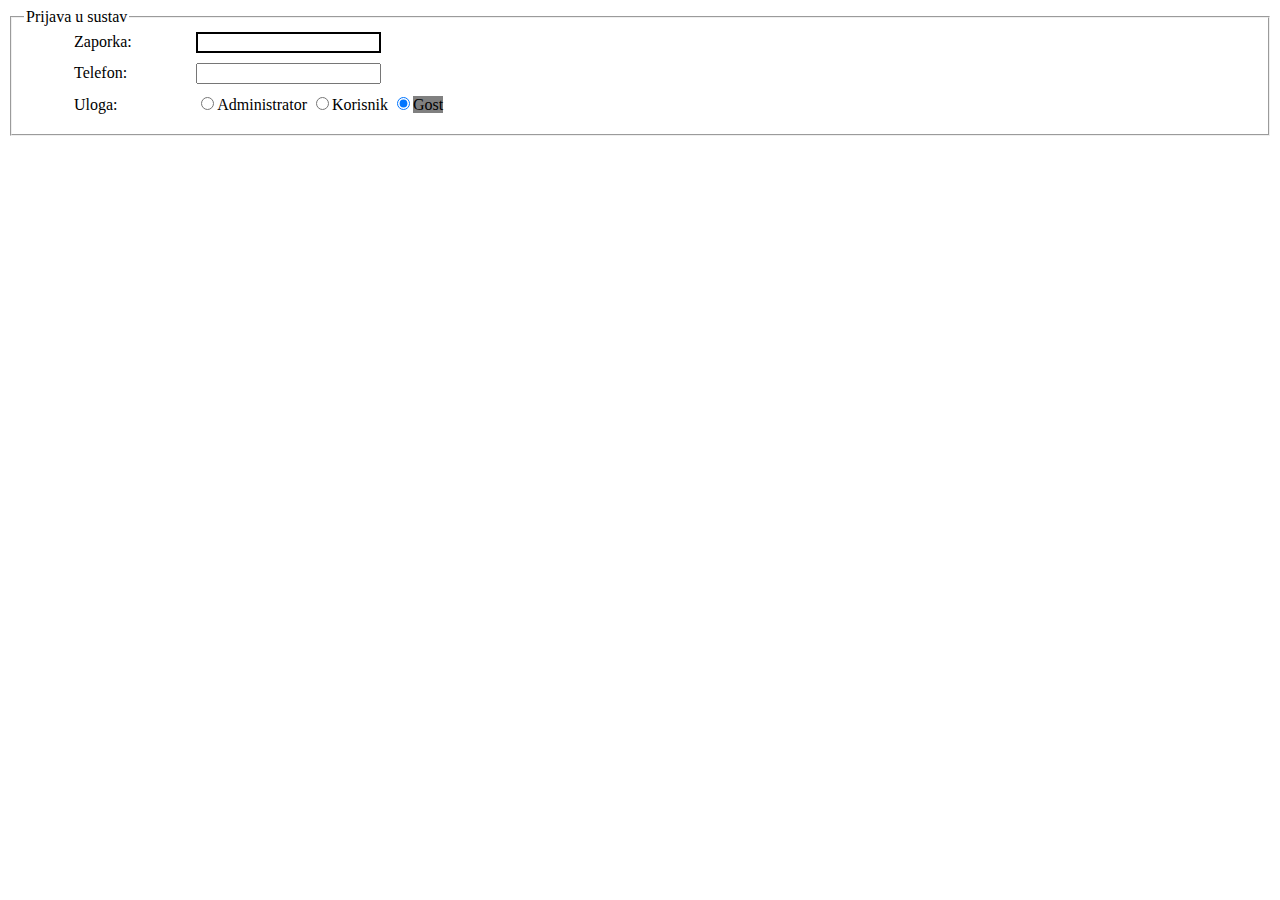
<file: MI_vjezba/index.html>
<html>

<head>
    <link rel="stylesheet" href="form.css">
</head>

<body>
    <form action="/u_nista.nigdje">
        <fieldset>
            <legend>Prijava u sustav</legend>
            <div><label for="zaporka">Zaporka:</label>
                <input type="password" name="zaporka" required  >
            </div>
            <div><label for="telefon">Telefon:</label>
                <input type="text" name="telefon">
            </div>
            <div>
                <label for="uloga">Uloga:</label>
                <input type="radio" name="uloga" value="admin"><span>Administrator</span>
                <input type="radio" name="uloga" value="user"><span>Korisnik</span>
                <input type="radio" name="uloga" value="guest" checked><span>Gost</span>
            </div>
        </fieldset>
    </form>
</body>

</html>
</file>
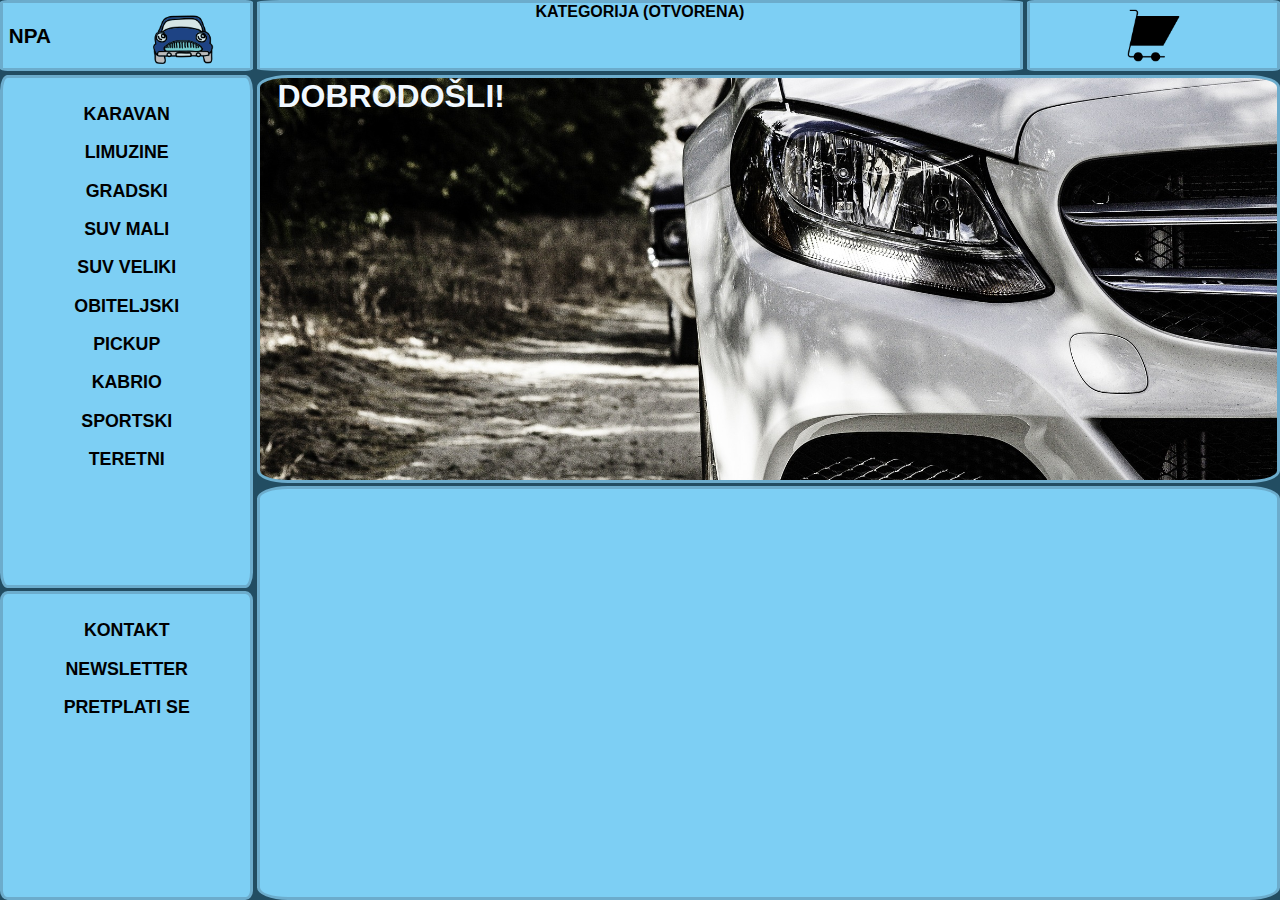
<file: web_labos_1/index.html>
<!DOCTYPE html>
<html lang="hr">
<head>
    <meta name="viewport" content="width=device-width, initial-scale=1.0">
    <meta charset="UTF-8">
    <meta http-equiv="X-UA-Compatible" content="IE=edge">
    <meta name="viewport" content="width=device-width, initial-scale=1.0">
    <title>WebShop</title>
    <link rel="stylesheet" href="./styles/index_style.css">
    <script src="..\web_labos_1\scripts\data.js"></script>
</head>
<body>

    <div class="container">
        <div class="logo">&nbsp; <p>NPA</p> </div>
        <div class="trenutnaKategorija">Kategorija (otvorena)</div>
        <div class="kosarica"></div>
        <nav class="navKategorije">
            <ul>
                <li>Karavan</li>
                <li>Limuzine</li>
                <li>Gradski</li>
                <li>SUV mali</li>
                <li>SUV veliki</li>
                <li>Obiteljski</li>
                <li>Pickup</li>
                <li>Kabrio</li>
                <li>Sportski</li>
                <li>Teretni</li>
            </ul>
        </nav>
        <div class="naslSlika">&nbsp; Dobrodošli!</div>
        <div class="kontakt">
            <ul>
                <li>Kontakt</li>
                <li>Newsletter</li>
                <li>Pretplati se</li>
            </ul>
        </div>
        <div class="slikeContainer">

            <!-- <div class="slika">
                <div class="slika_prava">
                    <img class="kos_hover"  src="./images/kosarica_icon.png" alt="kos">
                    
                </div>

                
            </div> -->

            <!-- <div class="slika">
                <div class="slika_prava">
                    <img class="kos_hover"  src="./images/kosarica_icon.png" alt="kos">
                </div>
            </div> -->

            <!-- <div class="slika">
                <div class="slika_prava">
                    <img class="kos_hover"  src="./images/kosarica_icon.png" alt="kos">
                </div>
            </div> -->

            <!-- <div class="slika">
                <div class="slika_prava">
                    <img class="kos_hover"  src="./images/kosarica_icon.png" alt="kos">
                </div>
            </div -->

            <!-- <div class="slika">
                <div class="slika_prava">
                    <img class="kos_hover"  src="./images/kosarica_icon.png" alt="kos">
                </div>
            </div> -->

        </div>
        
        

        <script src="..\web_labos_1\scripts\index_script.js"></script>
    </div>
    
</body>
</html>
</file>
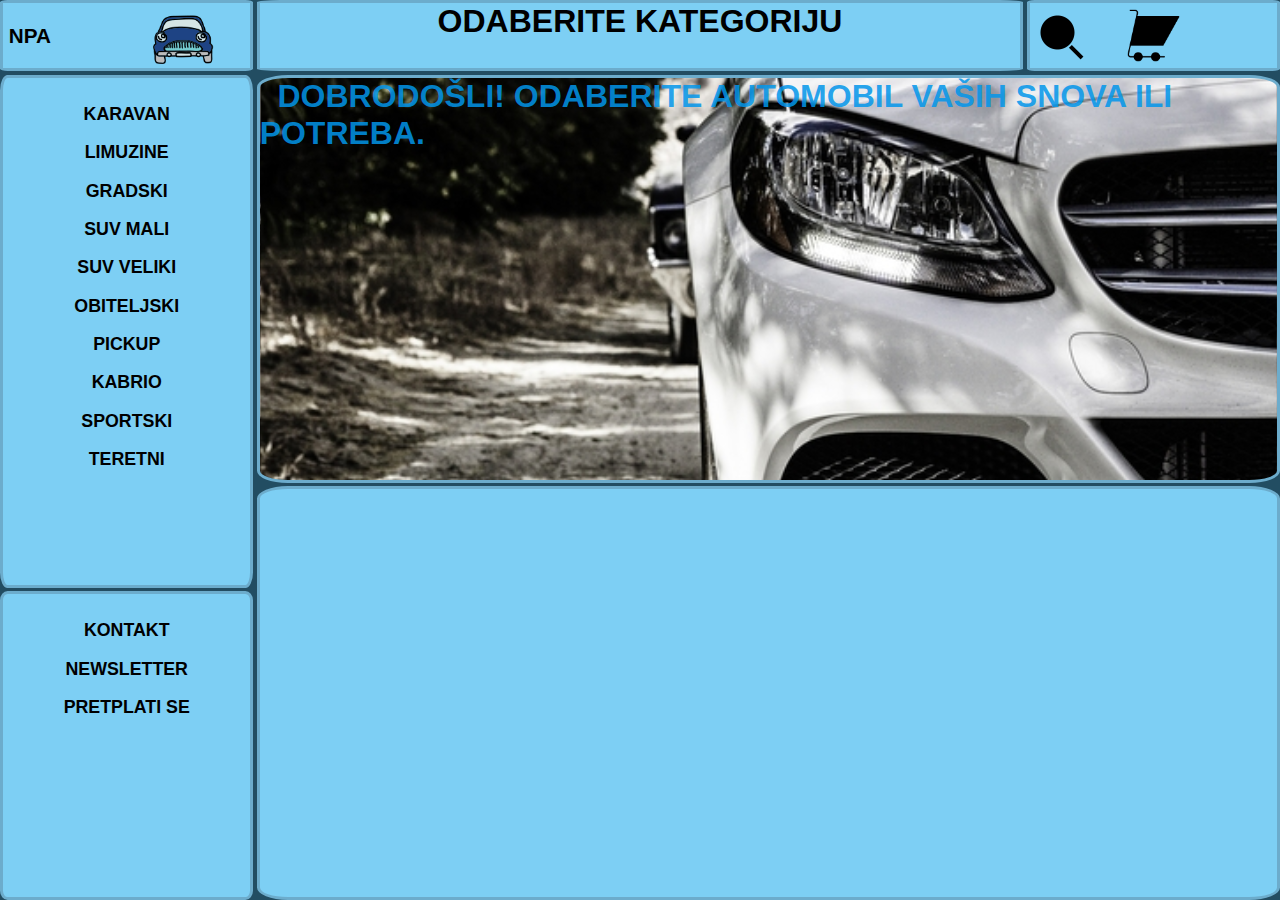
<file: web_labos_1_final/web_labos_1/index.html>
<!DOCTYPE html>
<html lang="hr">
<head>
    <meta name="viewport" content="width=device-width, initial-scale=1.0">
    <meta charset="UTF-8">
    <meta http-equiv="X-UA-Compatible" content="IE=edge">
    <meta name="viewport" content="width=device-width, initial-scale=1.0">
    <title>WebShop</title>
    <link rel="stylesheet" href="./styles/index_style.css">
    <script src="..\web_labos_1\scripts\data.js"></script>
</head>
<body>

    <div class="container">
        <div class="logo">&nbsp; <p>NPA</p> </div>
        <div class="trenutnaKategorija">ODABERITE KATEGORIJU</div>
        <div class="kosarica">
            <div class="ukupni_brojac"></div>
            <img class="povecalo" src="./images/povecalo.png" alt="povecalo">
        </div>
        <nav class="navKategorije">
            <ul>
                <li>Karavan</li>
                <li>Limuzine</li>
                <li>Gradski</li>
                <li>SUV mali</li>
                <li>SUV veliki</li>
                <li>Obiteljski</li>
                <li>Pickup</li>
                <li>Kabrio</li>
                <li>Sportski</li>
                <li>Teretni</li>
            </ul>
        </nav>
        <div class="naslSlika">&nbsp; Dobrodošli! Odaberite automobil
            vaših snova
            ili potreba.
        </div>
        <div class="kontakt">
            <ul>
                <li>Kontakt</li>
                <li>Newsletter</li>
                <li>Pretplati se</li>
            </ul>
        </div>
        <div class="slikeContainer">

            <!-- <div class="slika">
                <div class="slika_prava">
                    <img class="kos_hover"  src="./images/kosarica_icon.png" alt="kos">
                    
                </div>

                
            </div> -->

            <!-- <div class="slika">
                <div class="slika_prava">
                    <img class="kos_hover"  src="./images/kosarica_icon.png" alt="kos">
                </div>
            </div> -->

            <!-- <div class="slika">
                <div class="slika_prava">
                    <img class="kos_hover"  src="./images/kosarica_icon.png" alt="kos">
                </div>
            </div> -->

            <!-- <div class="slika">
                <div class="slika_prava">
                    <img class="kos_hover"  src="./images/kosarica_icon.png" alt="kos">
                </div>
            </div -->

            <!-- <div class="slika">
                <div class="slika_prava">
                    <img class="kos_hover"  src="./images/kosarica_icon.png" alt="kos">
                </div>
            </div> -->

        </div>
        
        

        <script src="..\web_labos_1\scripts\index_script.js"></script>
    </div>
    
</body>
</html>
</file>
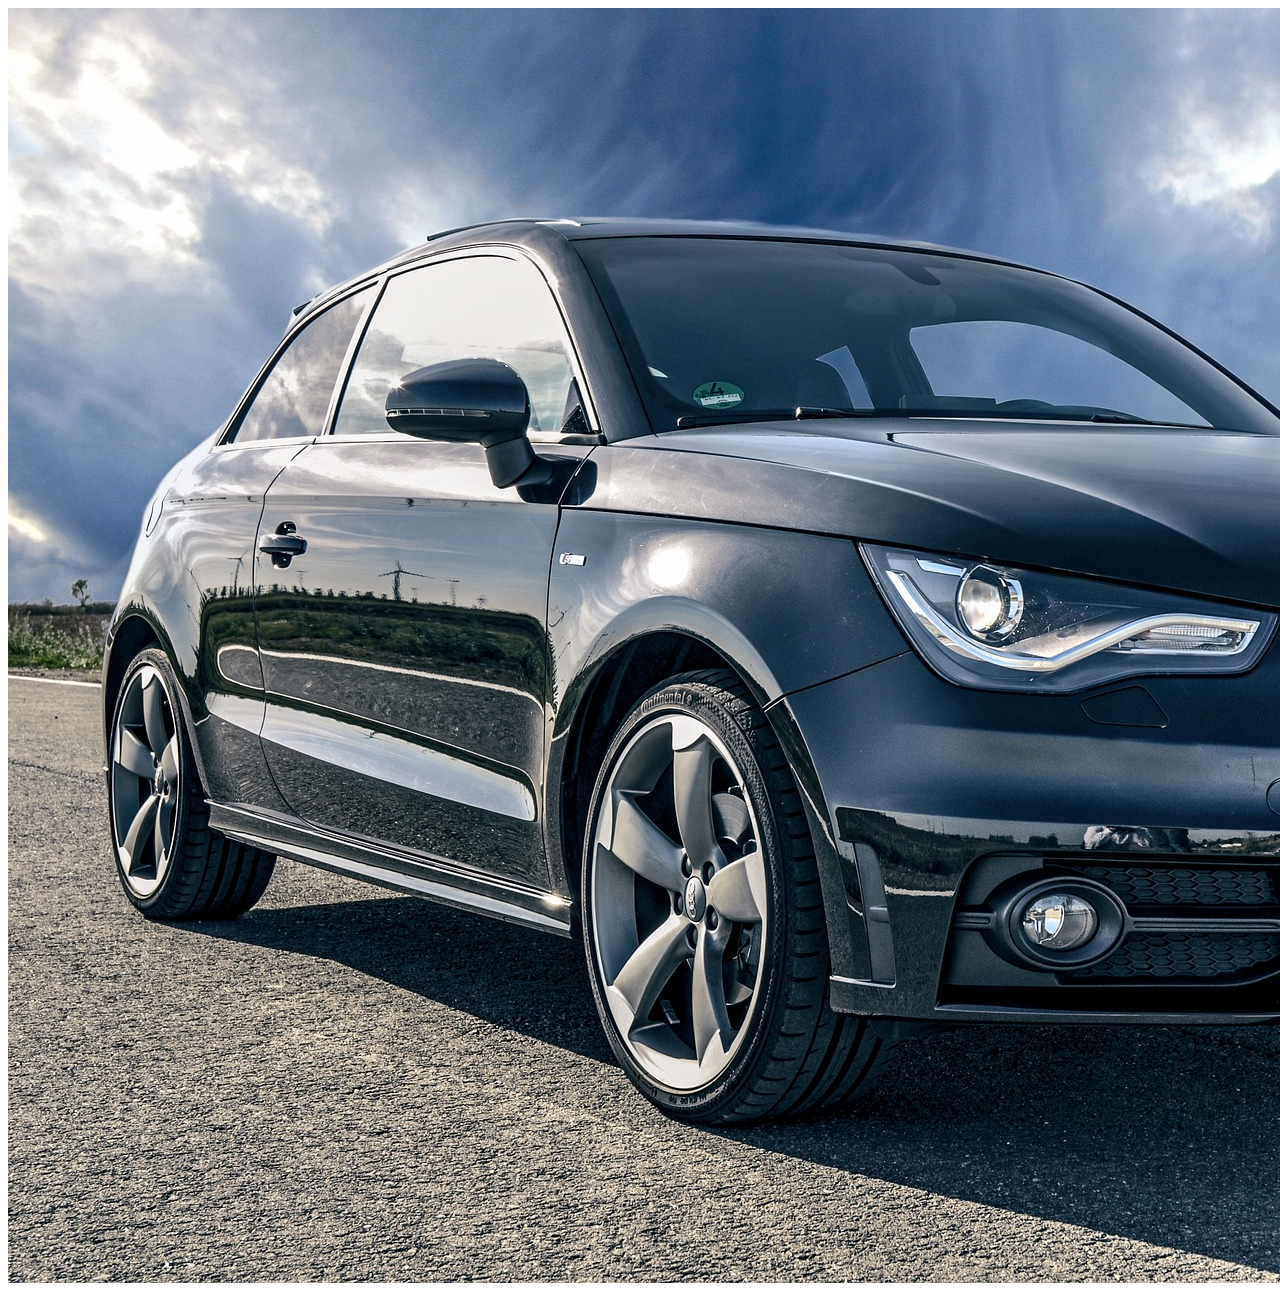
<file: MI_vjezba/opci.html>
<!DOCTYPE html>
<html lang="hr">
<head>
    <meta charset="UTF-8">
    <meta http-equiv="X-UA-Compatible" content="IE=edge">
    <meta name="viewport" content="width=device-width, initial-scale=1.0">
    <title>Document</title>
    <script src="./mostProducts.js"></script>
</head>
<body>
    <a href="../web_labos_1/images/audi_a1.jpg"> 
        <img src="../web_labos_1/images/audi_a1.jpg" alt="slika">
    </a>
</body>
</html>
</file>
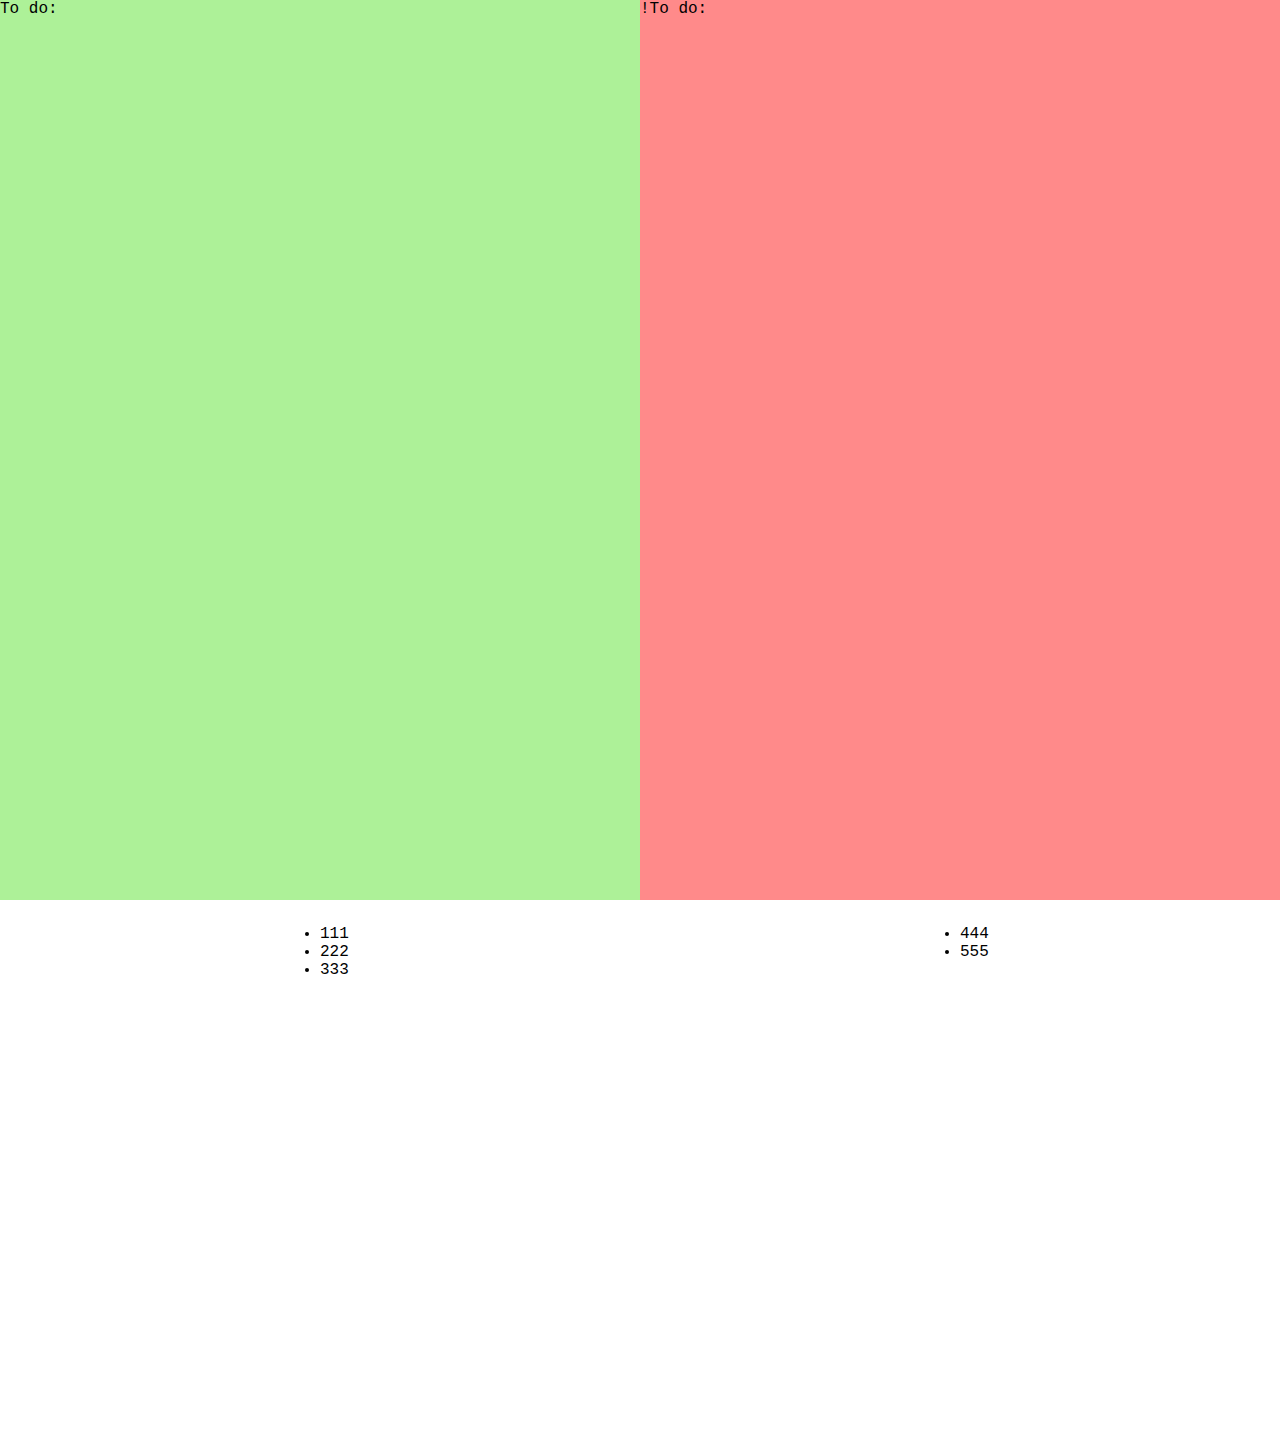
<file: MI_vjezba/toDo.html>
<!DOCTYPE html>
<html lang="hr">
<head>
    <meta charset="UTF-8">
    <meta http-equiv="X-UA-Compatible" content="IE=edge">
    <meta name="viewport" content="width=device-width, initial-scale=1.0">
    <link rel="stylesheet" href="toDo.css">
    <title>ToDo</title>
    <script src="./student.js"></script>
</head>
<body>
    <div class="container">

        <div class="green">
            <div class="todo">To do:</div>
            <ul>
                <li>111</li>
                <li>222</li>
                <li>333</li>
            </ul>
        </div>
    
        <div class="red">
            <div class="netodo">!To do:</div>
            <ul>
                <li>444</li>
                <li>555</li>
            </ul>
        </div>

        

    </div>
    
</body>
</html>
</file>
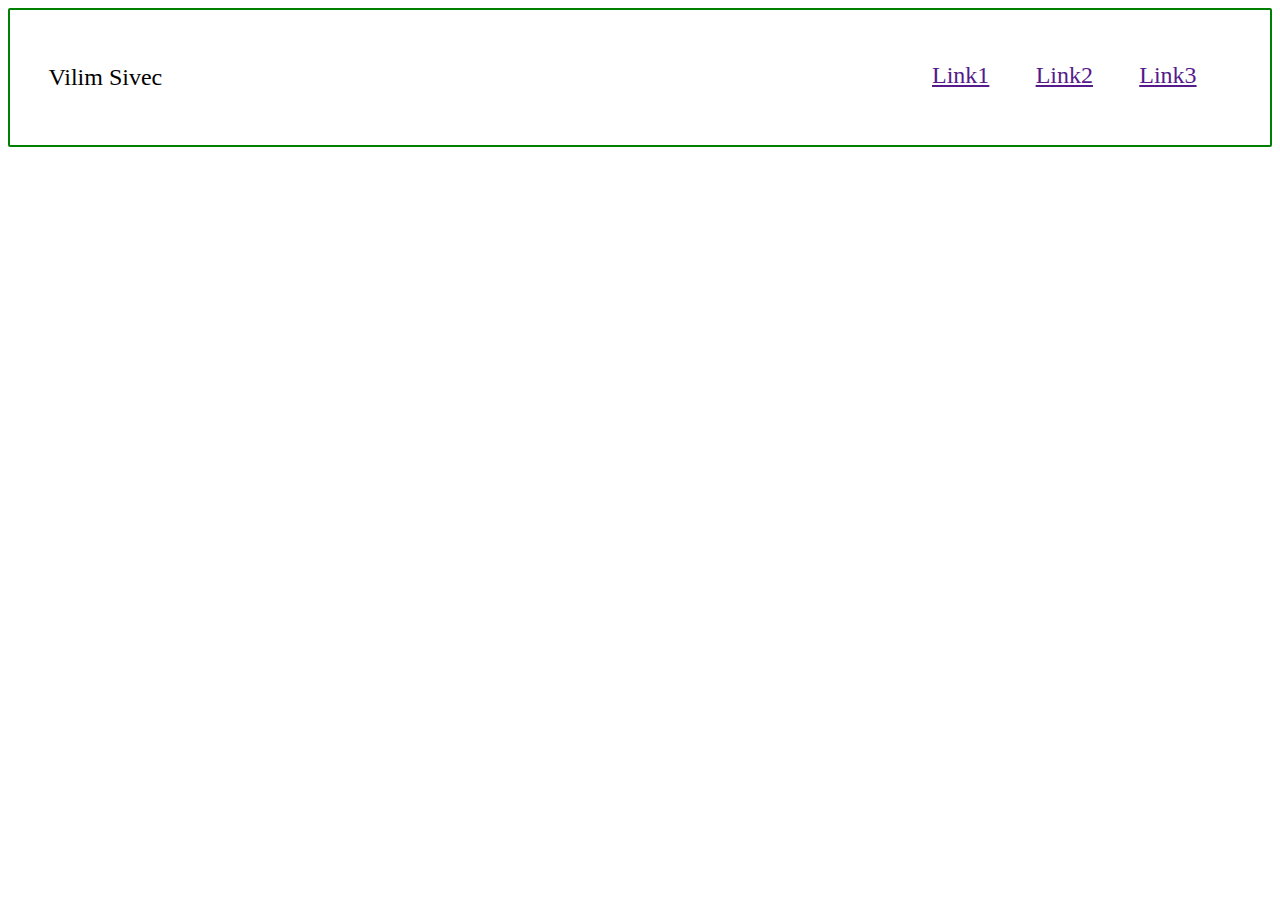
<file: MI_vjezba/zaglavlje.html>
<!DOCTYPE html>
<html lang="en">
<head>
    <meta charset="UTF-8">
    <meta http-equiv="X-UA-Compatible" content="IE=edge">
    <meta name="viewport" content="width=device-width, initial-scale=1.0">
    <title>Document</title>
    <style>
        .zaglavlje{
            border: 2px solid;
            border-color: green;
            border-radius: 2px;

            height: 15vh;

            display: flex;
            justify-content: space-between;
            
        }

        .linkovi{
            width: 30%;
        }
        .linkovi ul{
            display: flex;
            width: 70%;
            justify-content: space-between;
            padding-top: 4vh;
            padding-right: 3vw;
        }

        ul li{
            list-style-type: none;
            font-size: 1.5rem;
        }

        ul li:hover{
            background-color: aqua;
        }

        .imeprezime{
            padding-left: 3vw;
            padding-top: 6vh;
            font-size: 1.5rem;
            
        }

        .inicijali{
            display: none;
        }

        .links{
            display: none;
        }

        @media only screen and (max-width: 550px){
            .imeprezime{
                display: none;
            }
            .linkovi{
                display: none;
            }

            .zaglavlje{
                display: flex;
            }

            .inicijali{
                display: block;
                padding-left: 3vw;
                padding-top: 6vh;
                font-size: 1.5rem;

            }

            .links{
                display: block;
                padding-left: 3vw;
                padding-top: 6vh;
                font-size: 1.5rem;
            }


        }



    </style>
</head>
<body>
    <div class="zaglavlje">
        <div class="imeprezime">Vilim Sivec</div>
        
        
        <div class="linkovi">
            <ul>
                <li><a href="">Link1</a> </li>
                <li><a href="">Link2</a></li>
                <li><a href="">Link3</a></li>
            </ul>
        </div>

        <div class="inicijali">V.S.</div>
        <div class="links">Links...</div>
        
    </div>
</body>
</html>
</file>
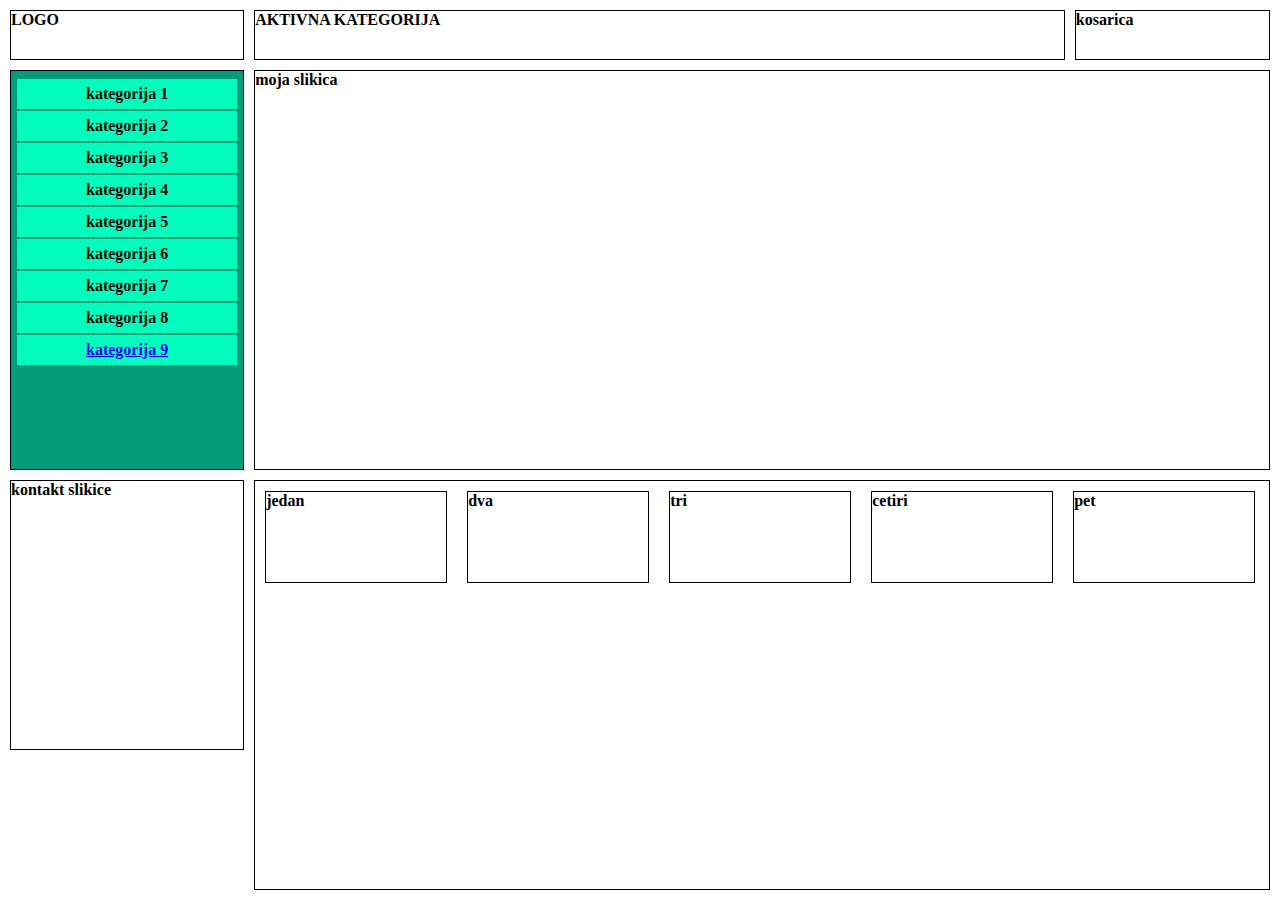
<file: prva/mia_index.html>
<!DOCTYPE html>
<html lang="en">

<head>
    <meta charset="UTF-8">
    <meta http-equiv="X-UA-Compatible" content="IE=edge">
    <meta name="viewport" content="width=device-width, initial-scale=1.0">
    <title>Document</title>
    <style>
        body {
            margin: 0;
        }

        .container {
            width: 100vw;
            /*cijelu sirinu cijelu visinu*/
            height: 100vh;
            font-family: 'Times New Roman', Times, serif;
            font-weight: bold;
            display: grid;
            grid-template-columns: 1.2fr 1fr 1fr 1fr 1fr 1fr ;
            grid-template-rows: 50px 1.5fr 1.5fr 1fr 1fr 1fr;
            gap: 10px;
            padding: 10px;
            box-sizing: border-box;
            grid-template-areas:
                "logo aktivna aktivna aktivna aktivna kosarica"
                "biranje_kategorija slikica slikica slikica slikica slikica"
                "biranje_kategorija slikica slikica slikica slikica slikica"
                "kontakt slike_hrane  slike_hrane slike_hrane slike_hrane slike_hrane"
                "kontakt  slike_hrane slike_hrane slike_hrane slike_hrane slike_hrane"
                "none slike_hrane slike_hrane slike_hrane slike_hrane slike_hrane"

        }.slike_hrane {
            grid-area: slike_hrane;
            display: flex;
            justify-content: space-round;
            flex-wrap: wrap;
            gap: 20px;
            padding: 10px;
        }
        .logo {
            grid-area: logo;
        }

        .aktivna {
            grid-area: aktivna;
        }

        .slikica {
            grid-area: slikica;
        }
        .biranje_kategorija {
            background-color: rgb(2, 156, 120);
            grid-area: biranje_kategorija;
            padding: 0%;
        }


        .kontakt {
            grid-area: kontakt;
        }

        .kosarica {
            grid-area: kosarica;
        }

        .produkt {
            grid-area: produkt;
            width: 20vh;
            height: 10vh;
        }

        .container div {
            
            border: 1px solid black;
        }
        ul{
            list-style-type: none;
            float: left;
            float: inherit;
            padding: 5px;
        }

        li {
            position: relative;
            text-align: center;
            
            top: -14px;
            border: 1px solid rgb(2, 156, 120);
            background-color: rgb(0, 255, 191);
            padding: 6px;
        }

        @media only screen and (max-width: 1024px) {
            .container {
                display:grid;
                grid-template-columns: repeat(3, 1fr);
                grid-template-rows: 0.5fr 0.5fr 2fr 1fr 1fr 1fr 1fr;                
                grid-template-areas:
                    "logo none none"
                    "aktivna aktivna  kosarica"
                    "slikica slikica slikica"
                    "biranje_kategorija slike_hrane slike_hrane"
                    "biranje_kategorija slike_hrane slike_hrane"
                    "biranje_kategorija  slike_hrane slike_hrane "
                    "kontakt slike_hrane slike_hrane "
            }
            .slike_hrane {
                grid-area: slike_hrane;
                grid-template-columns: repeat(2, 1fr);
                grid-template-rows: repeat(3, 1fr);
                grid-template-areas: 
                "produkt produkt"
                "produkt produkt"
                "produkt"

            }        
            .produkt {
                /*flex: 25%;*/
                grid-area: produkt;
            }
            ul{
                list-style-type: none;
                float: left;
                float: inherit;
                padding: 5px;
                align-self: center;
            }
            li {
                position: relative;
                text-align: center;
                align-self: center;
                
                border: 1px solid rgb(2, 156, 120);
                background-color: rgb(0, 255, 191);
                padding: 5px;
            }
        }

        

        /*.header{
            display :grid;
            grid-template-columns: repeat(6, 1fr);
            gap: 10px;
            padding: 10px;

            grid-column-start: 1;
            grid-column-end: 4;
         }
         .biranje_kategorija{
            grid-row: 2 / 5;
         }
         .slikica{
            grid-column: 2 / 7;
            grid-row: 2 / 4;
         }
         .slike_hrane{
            grid-column: 2 / 7;
            grid-row: 4 / 8;
            display:grid;
            grid-template-columns: repeat(4, 1fr);
            gap: 10px;
            padding: 10px;
            box-sizing: border-box;
         }
         .produkt{
            gap: 10px;
            padding: 10px;
            box-sizing: border-box;
         }
         .logo{
            grid-column: 1 / 2;
            box-sizing: border-box;
            height: 50px;
            gap: 10px;
            padding: 10px;
         }
         .aktivna{
            box-sizing: border-box;
            height: 50px;
            gap: 10px;
            padding: 10px;
            grid-column: 2 / 6;
         }
         .kosarica{
            box-sizing: border-box;
            height: 50px;
            gap: 10px;
            padding: 10px;
         }
         .kontakt{
            box-sizing: border-box;
   
            gap: 10px;
            padding: 10px;
            grid-row: 5 / 6;
         }*/
    </style>
</head>

<body>
    <div class="container">

        <div class="logo"> LOGO</div>
        <div class="aktivna"> AKTIVNA KATEGORIJA</div>
        <div class="kosarica"> kosarica</div>


        <div class="biranje_kategorija">
            <ul>
                <li>kategorija 1</li>
                <li>kategorija 2</li>
                <li>kategorija 3</li>
                <li>kategorija 4</li>
                <li>kategorija 5</li>
                <li>kategorija 6</li>
                <li>kategorija 7</li>
                <li>kategorija 8</li>
                <li> <a href="C:\Users\miacr\Downloads\WhatsApp Slika 2023-03-11 u 17.08.33.jpg">kategorija 9</a> </li>
            </ul>
        </div>
        <div class="kontakt"> kontakt slikice</div>
        <div class="slikica">moja slikica</div>

        <div class="slike_hrane">
            <div class="produkt">jedan</div>
            <div class="produkt">dva</div>
            <div class="produkt">tri</div>
            <div class="produkt">cetiri</div>
            <div class="produkt">pet</div>
        </div>
    </div>
</body>

</html>
</file>
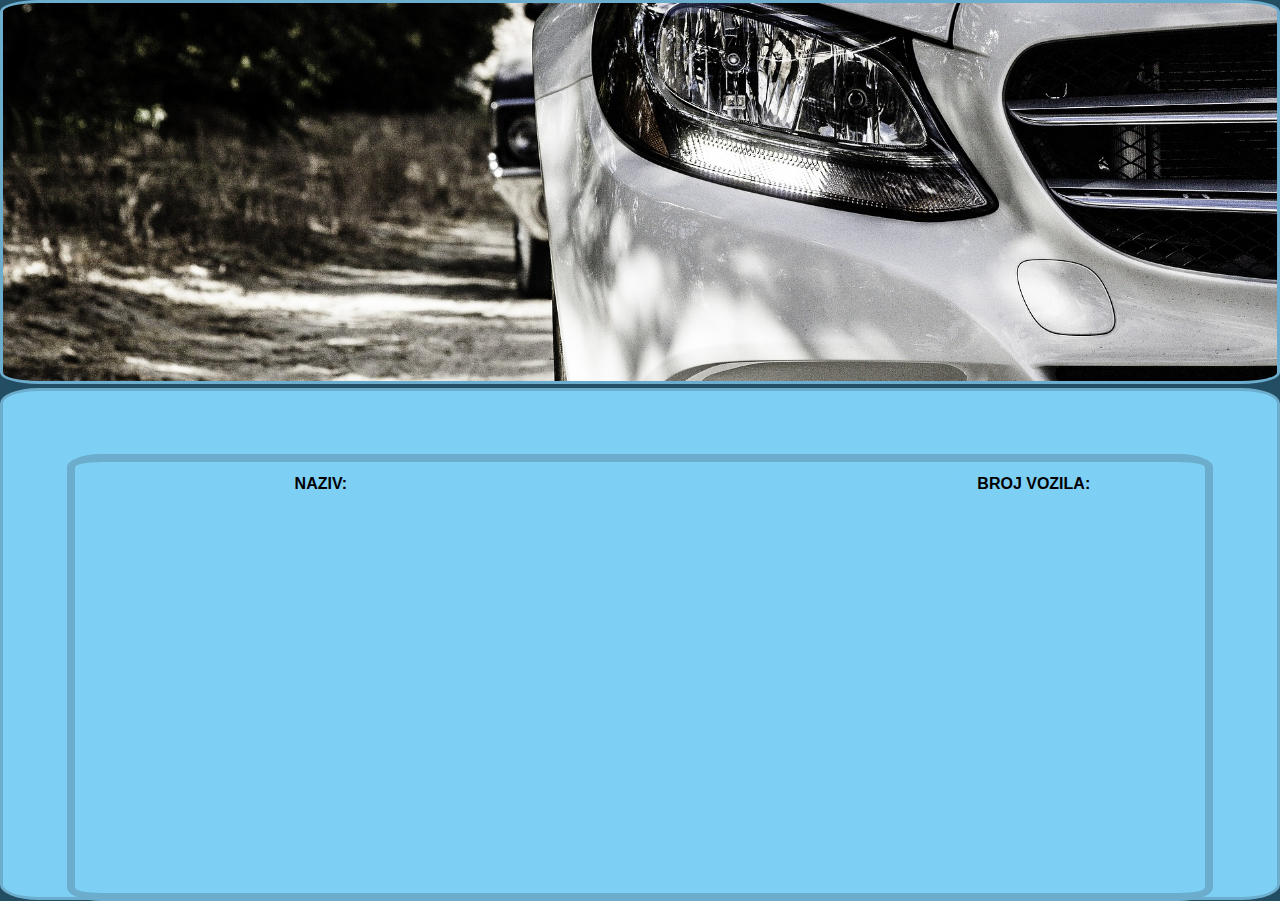
<file: web_labos_1/cart.html>
<!DOCTYPE html>
<html lang="hr">
<head>
    <meta charset="UTF-8">
    <meta http-equiv="X-UA-Compatible" content="IE=edge">
    <meta name="viewport" content="width=device-width, initial-scale=1.0">
    <link rel="stylesheet" href="./styles/cart_style.css">
    <script src="..\web_labos_1\scripts\data.js"></script>
    <title>Kosarica</title>
</head>
<body>
    <div class="container">
        <div class="naslSlika"></div>

        <div class="kosarica_div">
            <div class="proizvodi">
                <div class="naziv_kolicina">
                    <div class="naziv">Naziv:</div>
                    <div class="minus"></div>
                    <div class="kolicina">Broj vozila:</div>
                    <div class="plus"></div>
                </div>
            </div>
            
        </div>

        <script src="..\web_labos_1\scripts\cart.js"></script>
    </div>
</body>
</html>
</file>
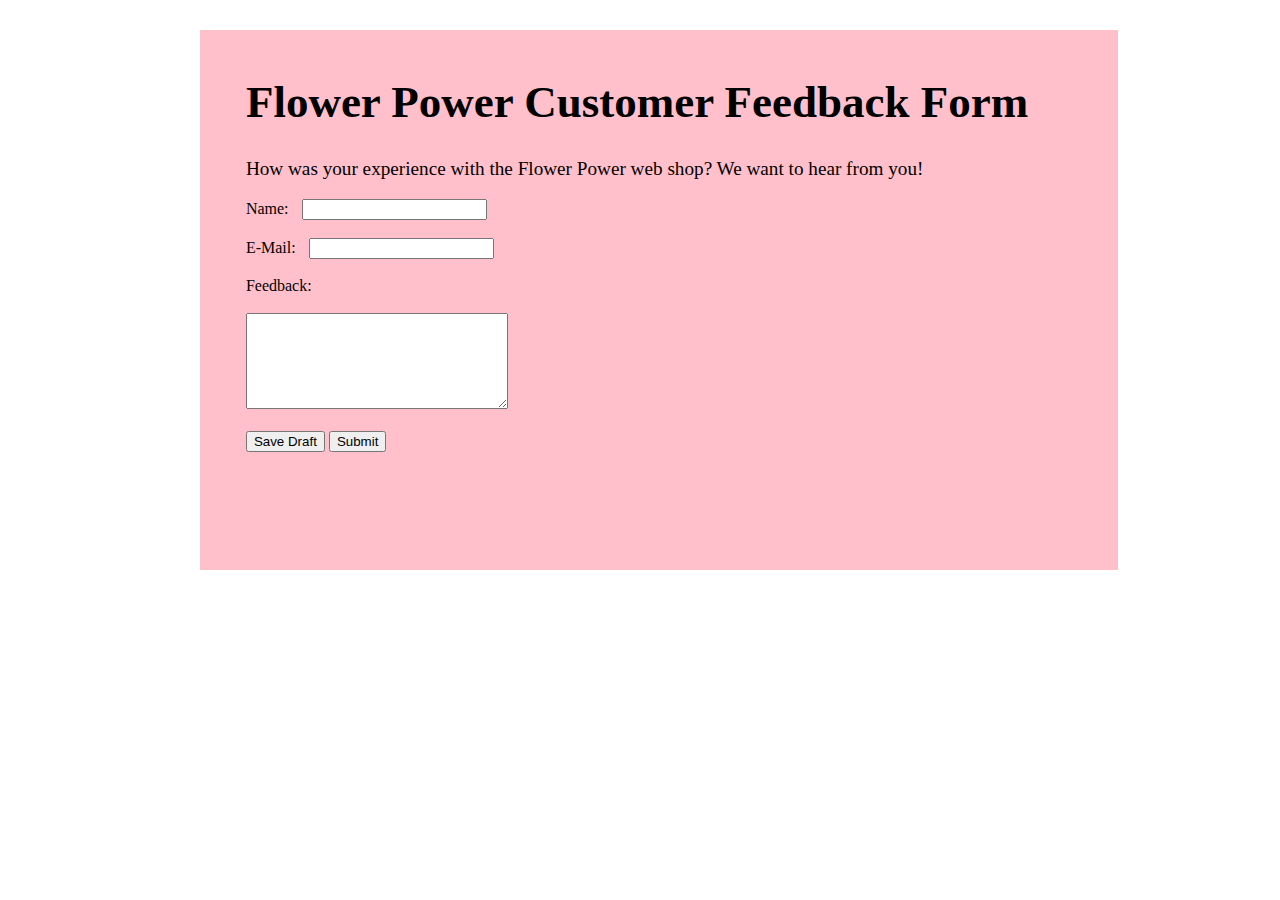
<file: MI_vjezba/feedback/feedback.html>
<!DOCTYPE html>
<html lang="en">
<head>
    <meta charset="UTF-8">
    <meta http-equiv="X-UA-Compatible" content="IE=edge">
    <meta name="viewport" content="width=device-width, initial-scale=1.0">
    <link rel="stylesheet" href="./feedback.css">
    
    <title>Feedback</title>
</head>
<body>
    <div class="container">
        <h1>Flower Power Customer Feedback Form</h1>
        
        <p class="tekst">How was your experience with the Flower Power web shop? We want to hear from you!</p>

        <label for="name">Name:</label>
        <input id="name" type="text" name="name" required>
        <br>
        <br>
        <label for="email">E-Mail:</label>
        <input id="email" type="email" name="email" required>
        <br>
        <br>
        <label for="feedback">Feedback:</label>
        <br>
        <br>
        <textarea id="feedback" name="feedback"  cols="30" rows="6"></textarea>
        <br>
        <br>
        <input id="savebtn" type="button" value="Save Draft">
        <input id="submitbtn" type="button" value="Submit">
        <script src="./feedback.js"></script>
    </div>
</body>
</html>
</file>
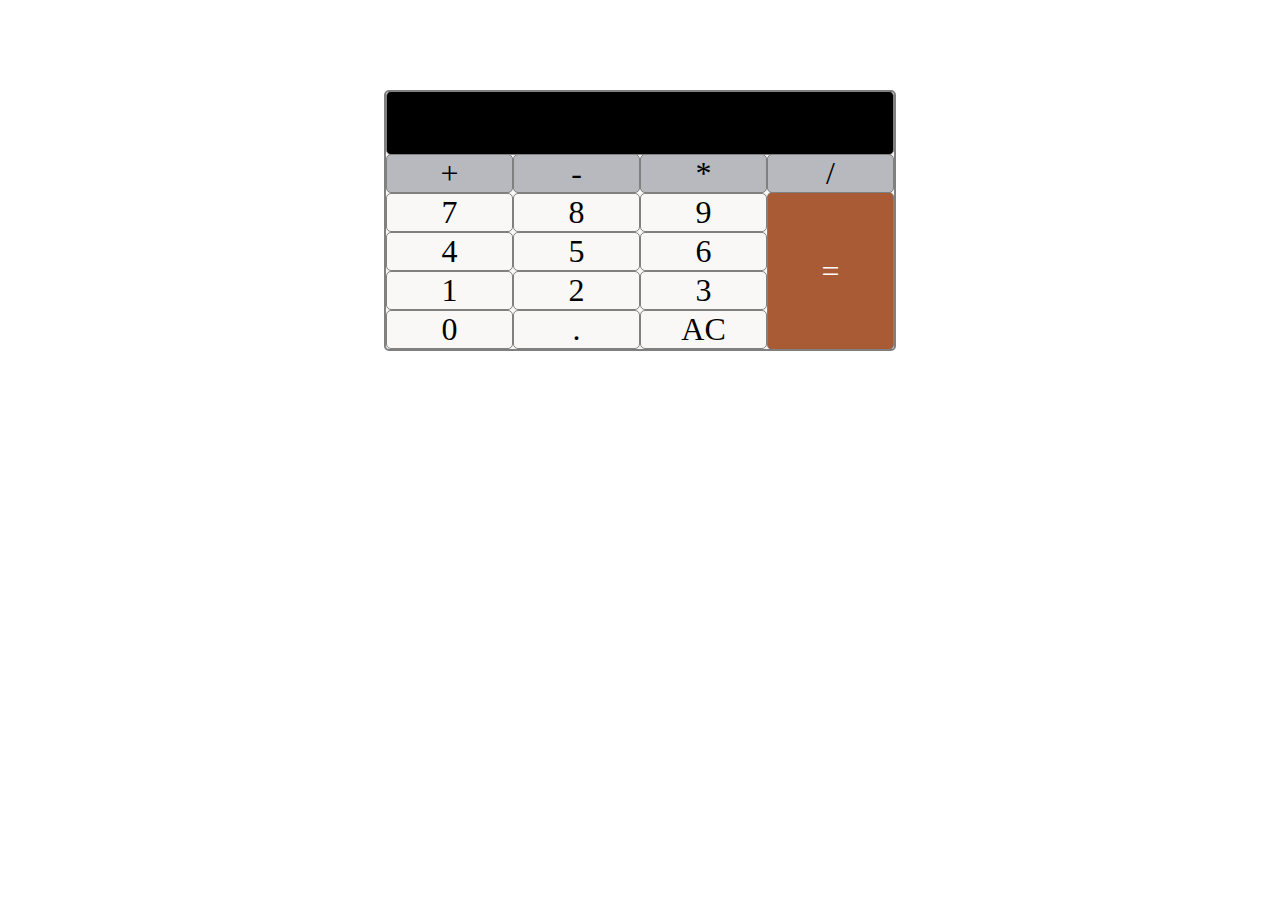
<file: MI_vjezba/tar_calc/calc.html>
<!DOCTYPE html>
<html lang="en">
<head>
    <meta charset="UTF-8">
    <meta http-equiv="X-UA-Compatible" content="IE=edge">
    <meta name="viewport" content="width=device-width, initial-scale=1.0">
    <link rel="stylesheet" href="kalk.css">
    <script defer src="kalk.js"></script>
    <title>kalkulator</title>
</head>
<body>

    <div class="container">
        <div id="display"></div>

        <div class="operacija" id="plus">+</div>
        <div class="operacija" id="minus">-</div>
        <div class="operacija" id="puta">*</div>
        <div class="operacija" id="podijeli">/</div>

        <div class="number" id="seven">7</div>
        <div class="number" id="eight">8</div>
        <div class="number" id="nine">9</div>
        <div class="solve" id="equal">=</div>
        <div class="number" id="four">4</div>
        <div class="number" id="five">5</div>
        <div class="number" id="six">6</div>
        <div class="number" id="one">1</div>
        <div class="number" id="two">2</div>
        <div class="number" id="tree">3</div>
        <div class="number" id="zero">0</div>
        <div class="decimal" id="point">.</div>
        <div class="delete" id="ac">AC</div>

    </div>


</body>
</html>
</file>
<file: MI_vjezba/form.css>
:required {
    border: 2px solid black;
}

div {
    margin-left: 50px;
    padding-bottom: 10px;
}

label {
    /*dvije stvari*/
    display: inline-block;
    width: 10%;
}

input[type="radio"]:checked+span{
    background-color: grey;
}
</file>
<file: web_labos_1/styles/index_style.css>
body{
    margin: 0;
    background-color: RGB(34, 77, 98);	
}



.container{
    display: grid;
    box-sizing: border-box;
    width: 100vw;
    height: 100vh;

    grid-template-columns: 1fr 1fr 1fr 1fr 1fr;
    grid-template-rows: 0.3fr 2fr 0.5fr 0.5fr 1fr;
    grid-template-areas: 
    "logo trkategorija trkategorija trkategorija kosarica"
    "kategorije naslSlika naslSlika naslSlika naslSlika"
    "kategorije slikeContainer slikeContainer slikeContainer slikeContainer"
    "kontakt slikeContainer slikeContainer slikeContainer slikeContainer"
    "kontakt slikeContainer slikeContainer slikeContainer slikeContainer";

    
    grid-gap: 0.2rem;
    font-family: "Inter", sans-serif;
    text-align:center;
    text-transform: uppercase;
    font-weight: 780;
    
    
}

.container div, nav{
    border:3px solid RGB(108, 172, 204);
    border-radius: 3%;
    background-color: RGB(125, 207, 244);
}

.slikeContainer{
    
    grid-area: slikeContainer;

    display: flex;
    justify-content: space-evenly;
    flex-wrap: wrap;
    gap: 20px;
    padding: 10px;
    
}

.slikeContainer div{
    border: solid RGB(34, 77, 98);
    
}

.slika{
    grid-area: slika;
    flex-basis: 15vh;
    height: 45%;
    
    
}

.slika_prava{
    /* background-image: url('../images/audi_a1.jpg');*/
    background-size:cover !important;
    background-position:center !important; 

    border: solid black !important;
    height: 75%;
    margin-top: 5%;
    margin-left: 5%;
    margin-right: 5%;

    position: relative;
}

.kos_hover{
   opacity: 0;
   width: 30%;
   height: 30%;
   margin-top: 80%;
}

.slika_prava:hover .kos_hover{
    opacity: 1;
} 





.logo{
    display: flex;
    
    grid-area: logo;   
    text-align: start;
    font-size: 2.3vh;


    background-image: url('..//images/logo_icon.png');
    background-size:7vh;
    background-repeat: no-repeat;
    background-position:right 20% bottom 0%; 
}

.trenutnaKategorija{
    grid-area: trkategorija;
    
    
}

.kosarica{
    grid-area: kosarica;
    background-image: url('../images/kosarica_icon.png');
    background-size:7vh;
    background-repeat: no-repeat;
    
    background-position:center;
    transition: all 0.2s ease-in-out;
}
.kosarica:hover{
    transform: scale(0.9)
}

.krug_brojac{
    width: 18%;

    right:5% ;
    top: 80%;
    right: 5%;
    position:absolute;
    border-radius: 50% !important;

}

.navKategorije{
    grid-area: kategorije;
    
}


.naslSlika{
    grid-area: naslSlika;
    background-image: url('../images/naslovna_mercedes.jpg');
    background-size:cover;
    background-position:center;
    
    text-align:start;
    color: aliceblue;
    font-size:xx-large;

}

.kontakt{
    grid-area: kontakt;
     
}

li{
    list-style-type: none;
    padding-top: 3.5%;
    padding-bottom: 3.5%;
    transition: all 0.2s ease-in-out;
}

li:hover{
    background-color: RGB(34, 77, 98);
    background: fill;
    border-radius: 15%;
    transform: scale(0.92);
}

ul{
    padding: 0 0 0 0;
    font-size:2ch;
}





@media only screen and (max-width: 550px) {
    .container{ 

        
        
        grid-template-columns: 1fr 1.2fr 1.2fr;
        grid-template-rows: 0.5fr 0.5fr 2fr 1fr 1fr 1fr 1fr; 
        grid-template-areas:  
        "logo none none"
        "trkategorija trkategorija kosarica" 
        "naslSlika naslSlika naslSlika"
        "kategorije slikeContainer slikeContainer "
        "kategorije  slikeContainer slikeContainer"
        "kategorije  slikeContainer  slikeContainer"
        "kontakt  slikeContainer  slikeContainer";
        
    } 

    .slika{
        grid-area: slika;
        flex-basis: 10vh;
        height: 27%;
        
    
    }

    
}
</file>
<file: web_labos_1_final/web_labos_1/styles/index_style.css>
body{
    margin: 0;
    background-color: RGB(34, 77, 98);	
}



.container{
    display: grid;
    box-sizing: border-box;
    width: 100vw;
    height: 100vh;

    grid-template-columns: 1fr 1fr 1fr 1fr 1fr;
    grid-template-rows: 0.3fr 2fr 0.5fr 0.5fr 1fr;
    grid-template-areas: 
    "logo trkategorija trkategorija trkategorija kosarica"
    "kategorije naslSlika naslSlika naslSlika naslSlika"
    "kategorije slikeContainer slikeContainer slikeContainer slikeContainer"
    "kontakt slikeContainer slikeContainer slikeContainer slikeContainer"
    "kontakt slikeContainer slikeContainer slikeContainer slikeContainer";

    
    grid-gap: 0.2rem;
    font-family: "Inter", sans-serif;
    text-align:center;
    text-transform: uppercase;
    font-weight: 780;
    
    
}

.container div, nav{
    border:3px solid RGB(108, 172, 204);
    border-radius: 3%;
    background-color: RGB(125, 207, 244);
}

.slikeContainer{
    
    grid-area: slikeContainer;

    display: flex;
    justify-content: space-evenly;
    flex-wrap: wrap;
    gap: 20px;
    padding: 10px;
    
}

.slikeContainer div{
    border: solid RGB(34, 77, 98);
    
}

.slika{
    grid-area: slika;
    flex-basis: 15vh;
    height: 45%;
    
    
}

.slika_prava{
    /* background-image: url('../images/audi_a1.jpg');*/
    background-size:cover !important;
    background-position:center !important; 

    border: solid black !important;
    height: 75%;
    margin-top: 5%;
    margin-left: 5%;
    margin-right: 5%;

    position: relative;
}

.kos_hover{
   opacity: 0;
   width: 30%;
   height: 30%;
   margin-top: 80%;
}

.slika_prava:hover .kos_hover{
    opacity: 1;
} 





.logo{
    display: flex;
    
    grid-area: logo;   
    text-align: start;
    font-size: 2.3vh;


    background-image: url('..//images/logo_icon.png');
    background-size:7vh;
    background-repeat: no-repeat;
    background-position:right 20% bottom 0%; 
}

.trenutnaKategorija{
    grid-area: trkategorija;
    font-size: xx-large;
    
}

.kosarica{
    grid-area: kosarica;
    background-image: url('../images/kosarica_icon.png');
    background-size:7vh;
    background-repeat: no-repeat;
    
    background-position:center;
    transition: all 0.2s ease-in-out;

    position: relative;
}

.povecalo{
    position: absolute;
    left: 3%;
    top: 15%;
}


.kosarica:hover{
    transform: scale(0.9);
    position: relative;
    
}

.ukupni_brojac{
    width: 8%;
    right: 30%;
    top: 60%;
    position:absolute;
    border-radius: 50vh !important;

}

.krug_brojac{
    width: 18%;

    right:5% ;
    top: 80%;
    right: 5%;
    position:absolute;
    border-radius: 50% !important;

}

.navKategorije{
    grid-area: kategorije;
    
}


.naslSlika{
    grid-area: naslSlika;
    background-image: url('../images/naslovna_mercedes.jpg');
    background-size:cover;
    background-position:center;
    
    text-align:start;
    color: #0296ebd7;;
    font-size:xx-large;

}

.kontakt{
    grid-area: kontakt;
     
}

li{
    list-style-type: none;
    padding-top: 3.5%;
    padding-bottom: 3.5%;
    transition: all 0.2s ease-in-out;
}

li:hover{
    background-color: RGB(34, 77, 98);
    background: fill;
    border-radius: 15%;
    transform: scale(0.92);
}

ul{
    padding: 0 0 0 0;
    font-size:2ch;
}





@media only screen and (max-width: 1024px) {
    .container{ 

        
        
        grid-template-columns: 1fr 1.2fr 1.2fr;
        grid-template-rows: 0.5fr 0.5fr 2fr 1fr 1fr 1fr 1fr; 
        grid-template-areas:  
        "logo none none"
        "trkategorija trkategorija kosarica" 
        "naslSlika naslSlika naslSlika"
        "kategorije slikeContainer slikeContainer "
        "kategorije  slikeContainer slikeContainer"
        "kategorije  slikeContainer  slikeContainer"
        "kontakt  slikeContainer  slikeContainer";
        
    } 

    .slika{
        grid-area: slika;
        flex-basis: 10vh;
        height: 27%;
        
    
    }

    .ukupni_brojac{
        top: 12%;
    }


    .navKategorije{
        display: flex;
        box-sizing: border-box;
        justify-content: center;
        align-items: center;
        
    }

    .navKategorije div {
        display: flex;
        justify-content: center;
    }
    
}
</file>
<file: MI_vjezba/toDo.css>
body{
    margin: 0px;
    padding: 0px;  
}

.container div {
    font-family: 'Courier New', Courier, monospace;
    height: 100vh;

}

ul{
    position: relative;
    padding-top: 1vh;
    padding-left: 25vw;
    padding-right: 25vh;
    padding-bottom: 50vh;
}





.container{
    display: grid;
    grid-template-columns: 1fr 1fr;
    grid-template-rows:1fr;
    grid-template-areas: 
    "divgreen divred";
}


.green{
    background-color: rgba(59, 221, 10, 0.418); 
    grid-area: divgreen;
    
    justify-content: center;
    
    

}

.red{
    background-color: rgba(255, 0, 0, 0.459);
    grid-area: divred;
}







@media only screen and (max-width: 1024px){
    .container{
        
        grid-template-columns: 1fr;
        grid-template-rows:1fr 1fr;
        grid-template-areas: 
        "divgreen"
        "divred";

        grid-gap: 7vh;
    }   
    
    .container div{
        
        height: 40vh;
    
        
    }

    ul{
        padding-top: 22vh;
        padding-left:50vw;
        padding-right: 25vh;
    }
    
    .green{
        margin-top: 5vh;
    }

    .red{
        margin-top: 6.5vh;
    }
    
}
</file>
<file: web_labos_1/styles/cart_style.css>
body{
    margin: 0;
    background-color: RGB(34, 77, 98);
}



.container{
    display: grid;
    box-sizing: border-box;
    width: 100vw;
    height: 100vh;

    grid-template-columns: 1fr;
    grid-template-rows: 1.5fr 2fr;
    grid-template-areas: 
    "naslSlika"
    "kosarica_div";

    
    grid-gap: 0.2rem;
    font-family: "Inter", sans-serif;
    text-align:center;
    text-transform: uppercase;
    font-weight: 780;
    
    
}

.container div{
    border:3px solid RGB(108, 172, 204);
    border-radius: 3%;
    background-color: RGB(125, 207, 244);
}

.naslSlika{
    grid-area: naslSlika;
    background-image: url('../images/naslovna_mercedes.jpg');
    background-size:cover;
    background-position:center;


}



.kosarica_div{
    grid-area: kosarica_div;
    
    
}


.proizvodi{
    border:8px solid RGB(108, 172, 204) !important;
    border-radius: 3%;
    /* margin-top: 6%;
    width: 80%;
    margin-bottom: 6%;
    padding-right: 7%;
    padding-top: 1%; */

    padding:1% ;

    margin:5%;
    height: 80%;
    
}


.naziv_kolicina{
    

    display: grid;
    box-sizing: border-box;

    grid-template-columns: 3fr 1fr 1fr 0.5fr 1fr 0.5fr;
    grid-template-rows: 1fr;
    grid-template-areas: 
    "naziv none none minus kolicina plus";

    border: none !important;
    
    grid-gap: 0.2rem;

}


.naziv{
    grid-area: naziv;
    border: none !important;
}

.minus{
    grid-area: minus;
    border: none !important;
}

.minus:hover{
    cursor: pointer;
    
}

.kolicina{
    grid-area: kolicina;
    border: none !important;
}

.plus{
    grid-area: plus;
    border: none !important;
}

.plus:hover{
    cursor: pointer;
}
</file>
<file: MI_vjezba/feedback/feedback.css>
.container{
    margin-left: 15vw;
    margin-right: 12vw;
    background-color: pink;
    height: 60vh;

}

h1{
    font-size: 5vh;
    text-align: left;
    margin-left: 5%;
    margin-right: 5%;
    padding-top: 5%;
}

.tekst{
    font-size: larger;
    margin-left: 5%;
    margin-right: 5%;
}

label, textarea{
    margin-left: 5%;
    margin-right: 1%;
}

input[value="Save Draft"]{
    margin-left: 5%;
}
</file>
<file: MI_vjezba/tar_calc/kalk.css>
body {
    box-sizing: border-box;
    margin: 0%;
    padding: 0%;
}

.container {
    position: absolute;
    left: 30vw;
    right: 30vw;
    top: 10vh;


    border: 2px solid grey;
    border-radius: 5px;
    background-color: rgba(244, 239, 236, 0.447);

    display: grid;
    justify-content: stretch;
    align-items: center;

    grid-template-columns: 1fr 1fr 1fr 1fr;
    grid-template-rows: 1.6fr 1fr 1fr 1fr 1fr 1fr;
}

.container div {
    text-align: center;
    font-size: 2rem;
    border-radius: 5px;


    border: 1.5px solid grey; 
}

#display {
    grid-column: 1/5;
    height: 100%;

    background-color: black;
    color: white;

    display: flex;
    align-items: center;
    text-align: center;
    justify-content: end;

}

#equal {
    grid-row: 3/7;
    grid-column: 4/5;
    height: 100%;
    background-color: rgba(155, 65, 21, 0.86);
    color: white;

    display: flex;
    flex-flow: column;
    justify-content: center;
}

.operacija {
    background-color: rgba(164, 167, 173, 0.785);
}

.number:active {
    background-color: rgb(104, 42, 3);
    color: white;
}

.operacija:active {
    background-color: rgb(87, 87, 92);
}

.decimal:active {
    background-color: rgb(104, 42, 3);
    color: white;
}

#equal:active {
    background-color: rgb(239, 88, 6);
}

.delete:active {
    background-color: rgba(144, 7, 7, 0.832);
}
</file>
